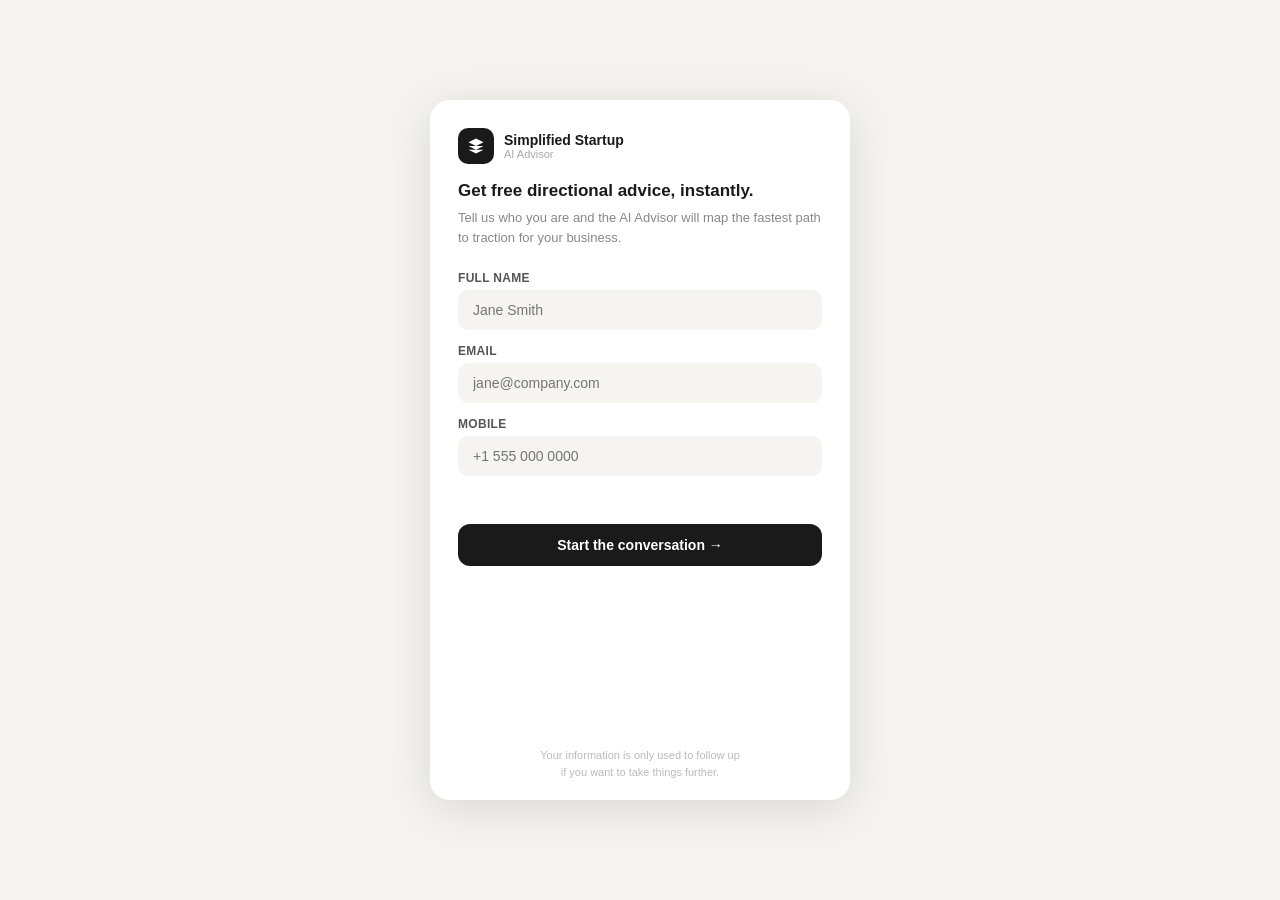
<file: index.html>
<!DOCTYPE html>
<html lang="en">
<head>
<meta charset="UTF-8">
<script>
  !function(t,e){var o,n,p,r;e.__SV||(window.posthog=e,e._i=[],e.init=function(i,s,a){function g(t,e){var o=e.split(".");2==o.length&&(t=t[o[0]],e=o[1]),t[e]=function(){t.push([e].concat(Array.prototype.slice.call(arguments,0)))}}(p=t.createElement("script")).type="text/javascript",p.crossOrigin="anonymous",p.async=!0,p.src=s.api_host.replace(".i.posthog.com","-assets.i.posthog.com")+"/static/array.js",(r=t.getElementsByTagName("script")[0]).parentNode.insertBefore(p,r);var u=e;for(void 0!==a?u=e[a]=[]:a="posthog",u.people=u.people||[],u.toString=function(t){var e="posthog";return"posthog"!==a&&(e+="."+a),t||(e+=" (stub)"),e},u.people.toString=function(){return u.toString(1)+" (stub)"},o="init me ws ys ps bs capture register register_once register_for_session unregister unregister_for_session getFeatureFlag getFeatureFlagPayload isFeatureEnabled reloadFeatureFlags updateEarlyAccessFeatureEnrollment getEarlyAccessFeatures on onFeatureFlags onSessionId getSurveys getActiveMatchingSurveys renderSurvey canRenderSurvey identify setPersonProperties group resetGroups setPersonPropertiesForFlags resetPersonPropertiesForFlags setGroupPropertiesForFlags resetGroupPropertiesForFlags reset get_distinct_id getGroups get_session_id get_session_replay_url alias set_config startSessionRecording stopSessionRecording sessionRecordingStarted captureException loadToolbar get_property getSessionProperty createPersonProfile opt_in_capturing opt_out_capturing has_opted_in_capturing has_opted_out_capturing clear_opt_in_out_capturing debug".split(" "),n=0;n<o.length;n++)g(u,o[n]);e._i.push([i,s,a])},e.__SV=1)}(document,window.posthog||([]));
  posthog.init('phc_nni4v6U7kQNj4QDK8N5rEC36tU8rsjcNNY6p8UMSXJEu', {
    api_host: 'https://us.i.posthog.com',
    person_profiles: 'identified_only',
    autocapture: false,
  });
</script>
<meta name="viewport" content="width=device-width, initial-scale=1.0">
<title>Simplified Startup — AI Advisor</title>
<style>
*{box-sizing:border-box;margin:0;padding:0}
body{font-family:-apple-system,BlinkMacSystemFont,'Segoe UI',sans-serif;background:#f5f4f0;display:flex;align-items:center;justify-content:center;min-height:100vh}
.widget{width:420px;height:700px;background:#fff;border-radius:20px;box-shadow:0 8px 48px rgba(0,0,0,.12);display:flex;flex-direction:column;overflow:hidden;position:relative}
.header{padding:18px 20px 16px;border-bottom:1px solid #efefed;display:flex;align-items:center;gap:12px}
.logo{width:36px;height:36px;background:#1a1a1a;border-radius:10px;display:flex;align-items:center;justify-content:center;flex-shrink:0}
.logo svg{width:18px;height:18px;fill:#fff}
.header-text h2{font-size:15px;font-weight:600;color:#1a1a1a;line-height:1.2}
.header-text p{font-size:12px;color:#888;margin-top:2px}
.reset-btn{margin-left:auto;background:none;border:none;cursor:pointer;color:#bbb;padding:4px;border-radius:6px;display:flex;align-items:center;justify-content:center}
.reset-btn:hover{color:#888;background:#f5f5f5}
.disclosure{background:#fafaf8;border-bottom:1px solid #efefed;padding:8px 20px;display:flex;gap:14px;flex-wrap:wrap}
.disclosure span{font-size:10.5px;color:#aaa;display:flex;align-items:center;gap:4px}
.disclosure span::before{content:'·';color:#ccc}
.messages{flex:1;overflow-y:auto;padding:20px;display:flex;flex-direction:column;gap:12px;scroll-behavior:smooth}
.messages::-webkit-scrollbar{width:3px}
.messages::-webkit-scrollbar-thumb{background:#e0e0e0;border-radius:3px}
.msg-bot{align-self:flex-start;max-width:88%}
.msg-user{align-self:flex-end;max-width:82%}
.bubble-bot{background:#f5f4f0;color:#1a1a1a;padding:11px 14px;border-radius:4px 16px 16px 16px;font-size:14px;line-height:1.55;white-space:pre-wrap}
.bubble-user{background:#1a1a1a;color:#fff;padding:11px 14px;border-radius:16px 16px 4px 16px;font-size:14px;line-height:1.55}
.typing{align-self:flex-start;background:#f5f4f0;padding:12px 16px;border-radius:4px 16px 16px 16px;display:flex;gap:5px;align-items:center}
.typing span{width:6px;height:6px;border-radius:50%;background:#bbb;animation:bounce 1.1s infinite}
.typing span:nth-child(2){animation-delay:.18s}
.typing span:nth-child(3){animation-delay:.36s}
@keyframes bounce{0%,60%,100%{transform:translateY(0)}30%{transform:translateY(-5px);background:#888}}
.quick-replies{display:flex;flex-direction:column;gap:7px;margin-top:4px}
.qr-btn{background:#fff;border:1px solid #e8e8e4;color:#333;padding:9px 14px;border-radius:10px;font-size:13px;text-align:left;cursor:pointer;transition:all .15s;line-height:1.4}
.qr-btn:hover{background:#f5f4f0;border-color:#ccc}
.cta-card{background:#1a1a1a;color:#fff;padding:14px 16px;border-radius:12px;margin-top:4px}
.cta-card p{font-size:13px;line-height:1.5;margin-bottom:10px;color:#ccc}
.cta-btn{display:block;background:#fff;color:#1a1a1a;text-decoration:none;text-align:center;padding:10px;border-radius:8px;font-size:13px;font-weight:600;transition:opacity .15s}
.cta-btn:hover{opacity:.85}
.input-area{padding:14px 16px;border-top:1px solid #efefed;display:flex;gap:10px;align-items:center}
.input-area input{flex:1;background:#f5f4f0;border:none;border-radius:10px;padding:10px 14px;font-size:14px;color:#1a1a1a;outline:none}
.input-area input::placeholder{color:#aaa}
.send-btn{background:#1a1a1a;border:none;border-radius:10px;width:38px;height:38px;display:flex;align-items:center;justify-content:center;cursor:pointer;flex-shrink:0;transition:opacity .15s}
.send-btn:hover{opacity:.8}
.send-btn:disabled{opacity:.3;cursor:not-allowed}
.send-btn svg{width:16px;height:16px;fill:#fff}
.footer{padding:8px 20px 12px;text-align:center}
.footer p{font-size:11px;color:#bbb;line-height:1.4}
.footer a{color:#bbb}

/* Lead capture gate */
.lead-gate{position:absolute;inset:0;background:#fff;border-radius:20px;display:flex;flex-direction:column;z-index:10}
.lead-gate-header{padding:28px 28px 0}
.lead-gate-header h2{font-size:17px;font-weight:700;color:#1a1a1a;line-height:1.3}
.lead-gate-header p{font-size:13px;color:#888;margin-top:6px;line-height:1.5}
.lead-gate-body{padding:24px 28px;display:flex;flex-direction:column;gap:14px;flex:1}
.lead-field{display:flex;flex-direction:column;gap:5px}
.lead-field label{font-size:12px;font-weight:600;color:#555;letter-spacing:.3px}
.lead-field input{background:#f5f4f0;border:1.5px solid transparent;border-radius:10px;padding:11px 14px;font-size:14px;color:#1a1a1a;outline:none;transition:border-color .15s}
.lead-field input:focus{border-color:#1a1a1a}
.lead-field input.error{border-color:#e74c3c}
.lead-submit{background:#1a1a1a;color:#fff;border:none;border-radius:12px;padding:13px;font-size:14px;font-weight:600;cursor:pointer;transition:opacity .15s;margin-top:4px}
.lead-submit:hover{opacity:.85}
.lead-submit:disabled{opacity:.4;cursor:not-allowed}
.lead-error{font-size:12px;color:#e74c3c;min-height:16px}
.lead-gate-footer{padding:0 28px 20px;text-align:center}
.lead-gate-footer p{font-size:11px;color:#bbb;line-height:1.5}
</style>
</head>
<body>
<div class="widget">

  <!-- Lead capture gate (shown first) -->
  <div class="lead-gate" id="leadGate">
    <div class="lead-gate-header">
      <div style="display:flex;align-items:center;gap:10px;margin-bottom:16px">
        <div class="logo"><svg viewBox="0 0 24 24"><path d="M12 2L2 7l10 5 10-5-10-5zM2 17l10 5 10-5M2 12l10 5 10-5"/></svg></div>
        <div>
          <div style="font-size:14px;font-weight:700;color:#1a1a1a">Simplified Startup</div>
          <div style="font-size:11px;color:#aaa">AI Advisor</div>
        </div>
      </div>
      <h2>Get free directional advice, instantly.</h2>
      <p>Tell us who you are and the AI Advisor will map the fastest path to traction for your business.</p>
    </div>
    <div class="lead-gate-body">
      <div class="lead-field">
        <label>FULL NAME</label>
        <input type="text" id="leadName" placeholder="Jane Smith" autocomplete="name" />
      </div>
      <div class="lead-field">
        <label>EMAIL</label>
        <input type="email" id="leadEmail" placeholder="jane@company.com" autocomplete="email" />
      </div>
      <div class="lead-field">
        <label>MOBILE</label>
        <input type="tel" id="leadMobile" placeholder="+1 555 000 0000" autocomplete="tel" />
      </div>
      <div class="lead-error" id="leadError"></div>
      <button class="lead-submit" id="leadSubmit" onclick="submitLead()">Start the conversation →</button>
    </div>
    <div class="lead-gate-footer">
      <p>Your information is only used to follow up<br>if you want to take things further.</p>
    </div>
  </div>

  <!-- Chat widget (shown after lead captured) -->
  <div class="header">
    <div class="logo">
      <svg viewBox="0 0 24 24"><path d="M12 2L2 7l10 5 10-5-10-5zM2 17l10 5 10-5M2 12l10 5 10-5"/></svg>
    </div>
    <div class="header-text">
      <h2>Simplified Startup</h2>
      <p>AI Advisor · directional advice, instantly</p>
    </div>
    <button class="reset-btn" onclick="resetChat()" title="Start over">
      <svg width="16" height="16" fill="none" stroke="currentColor" stroke-width="2" viewBox="0 0 24 24"><path d="M3 12a9 9 0 1 0 9-9 9.75 9.75 0 0 0-6.74 2.74L3 8"/><path d="M3 3v5h5"/></svg>
    </button>
  </div>
  <div class="disclosure">
    <span>Automated assistant</span>
    <span>Conversations may be reviewed</span>
    <span>General guidance only</span>
  </div>
  <div class="messages" id="messages"></div>
  <div class="input-area">
    <input type="text" id="msgInput" placeholder="Type what's going on..." disabled />
    <button class="send-btn" id="sendBtn" disabled onclick="sendMessage()">
      <svg viewBox="0 0 24 24"><path d="M22 2L11 13M22 2L15 22l-4-9-9-4 20-7z"/></svg>
    </button>
  </div>
  <div class="footer"><p>Answers come from Simplified Startup's published information.<br>Nothing here is a quote. <a href="https://simplified-startup-ui.vercel.app" target="_blank">simplifiedstartup.com</a></p></div>
</div>

<script>
const BASE = 'https://web-production-7ca43100.up.railway.app';
let sid = null;
let chipRow = null;
let turnNumber = 0;

const msgs = document.getElementById('messages');
const input = document.getElementById('msgInput');
const sendBtn = document.getElementById('sendBtn');
const leadGate = document.getElementById('leadGate');

const OPENING_CHIPS = [
  "I have an idea but have no idea where to begin",
  "We get traffic but almost none of it converts",
  "Our marketing is running but not bringing in leads",
  "I need to launch something in the next few months",
  "There are repetitive tasks I want to automate",
  "I honestly don't know what to tackle first",
];

function track(event, props) {
  try { if (window.posthog) posthog.capture(event, props || {}); } catch(e) {}
}

// ── Lead gate ─────────────────────────────────────────────────────────────────
async function submitLead() {
  const name = document.getElementById('leadName').value.trim();
  const email = document.getElementById('leadEmail').value.trim();
  const mobile = document.getElementById('leadMobile').value.trim();
  const errorEl = document.getElementById('leadError');
  const submitBtn = document.getElementById('leadSubmit');

  // Validation
  errorEl.textContent = '';
  if (!name) { errorEl.textContent = 'Please enter your name.'; return; }
  if (!email || !/^[^\s@]+@[^\s@]+\.[^\s@]+$/.test(email)) { errorEl.textContent = 'Please enter a valid email.'; return; }
  if (!mobile) { errorEl.textContent = 'Please enter your mobile number.'; return; }

  submitBtn.disabled = true;
  submitBtn.textContent = 'Saving...';

  try {
    // Start chat session first to get session_id
    const startRes = await fetch(BASE + '/conversation/start', { method: 'POST' });
    const startData = await startRes.json();
    sid = startData.session_id;

    // Save lead to Notion
    await fetch(BASE + '/lead', {
      method: 'POST',
      headers: { 'Content-Type': 'application/json' },
      body: JSON.stringify({ name, email, mobile, session_id: sid })
    });

    track('lead_captured', { has_name: true, has_email: true, has_mobile: true });

    // Hide gate, show chat
    leadGate.style.display = 'none';
    addBot(startData.message);
    track('chat_opened', { page: location.pathname });
    showChips(OPENING_CHIPS);
    setInput(true);
    input.addEventListener('keydown', e => { if (e.key === 'Enter' && !sendBtn.disabled) sendMessage(); });

  } catch(e) {
    errorEl.textContent = 'Something went wrong. Please try again.';
    submitBtn.disabled = false;
    submitBtn.textContent = 'Start the conversation →';
  }
}

// Allow Enter key on lead form fields
['leadName','leadEmail','leadMobile'].forEach(id => {
  document.getElementById(id).addEventListener('keydown', e => {
    if (e.key === 'Enter') submitLead();
  });
});

// ── Chat ──────────────────────────────────────────────────────────────────────
function addBot(text, showCTA) {
  const wrap = document.createElement('div');
  wrap.className = 'msg-bot';
  const bubble = document.createElement('div');
  bubble.className = 'bubble-bot';
  bubble.textContent = text;
  wrap.appendChild(bubble);
  if (showCTA) {
    const card = document.createElement('div');
    card.className = 'cta-card';
    card.innerHTML = `<p>Book a free 30-minute strategy call — you'll leave with a written plan either way.</p><a class="cta-btn" href="https://simplified-startup-ui.vercel.app/#book" target="_blank" onclick="track('cta_clicked', {location: 'chat'})">Book a free strategy call →</a>`;
    wrap.appendChild(card);
  }
  msgs.appendChild(wrap);
  msgs.scrollTop = msgs.scrollHeight;
}

function addUser(text) {
  const wrap = document.createElement('div');
  wrap.className = 'msg-user';
  wrap.innerHTML = `<div class="bubble-user"></div>`;
  wrap.querySelector('.bubble-user').textContent = text;
  msgs.appendChild(wrap);
  msgs.scrollTop = msgs.scrollHeight;
}

function showTyping() {
  const t = document.createElement('div');
  t.className = 'typing'; t.id = 'typing';
  t.innerHTML = '<span></span><span></span><span></span>';
  msgs.appendChild(t); msgs.scrollTop = msgs.scrollHeight;
}

function removeTyping() {
  const t = document.getElementById('typing');
  if (t) t.remove();
}

function clearChips() {
  if (chipRow) { chipRow.remove(); chipRow = null; }
}

function showChips(chips) {
  clearChips();
  if (!Array.isArray(chips) || !chips.length) return;
  const wrap = document.createElement('div');
  wrap.className = 'msg-bot';
  const row = document.createElement('div');
  row.className = 'quick-replies';
  chips.slice(0, 6).forEach(text => {
    const btn = document.createElement('button');
    btn.className = 'qr-btn';
    btn.textContent = text;
    btn.onclick = () => { clearChips(); handleSend(text); };
    row.appendChild(btn);
  });
  const escape = document.createElement('button');
  escape.className = 'qr-btn';
  escape.textContent = 'Something else — let me type it';
  escape.style.opacity = '0.6';
  escape.style.fontStyle = 'italic';
  escape.onclick = () => { clearChips(); input.focus(); };
  row.appendChild(escape);
  wrap.appendChild(row);
  msgs.appendChild(wrap);
  chipRow = wrap;
  msgs.scrollTop = msgs.scrollHeight;
}

function setInput(enabled) {
  input.disabled = !enabled;
  sendBtn.disabled = !enabled;
  if (enabled) input.focus();
}

async function handleSend(text) {
  if (!text.trim() || !sid) return;
  clearChips();
  input.value = '';
  setInput(false);
  addUser(text);
  showTyping();
  turnNumber++;
  track('message_sent', { turn: turnNumber, session_id: sid });
  try {
    const res = await fetch(BASE + '/conversation/message', {
      method: 'POST',
      headers: { 'Content-Type': 'application/json' },
      body: JSON.stringify({ session_id: sid, message: text })
    });
    const data = await res.json();
    removeTyping();
    const hasCTA = data.message.toLowerCase().includes('/#book') || data.message.toLowerCase().includes('strategy call');
    const cleanMsg = data.message.replace(/https?:\/\/simplified-startup-ui\.vercel\.app\/#book/g, '').replace(/simplified-startup-ui\.vercel\.app\/#book/g, '').trim();
    addBot(cleanMsg, hasCTA);
    showChips(data.chips);
  } catch(e) {
    removeTyping();
    addBot("Something went wrong. Please try again.");
  }
  setInput(true);
}

function sendMessage() {
  handleSend(input.value.trim());
}

function resetChat() {
  clearChips();
  msgs.innerHTML = '';
  sid = null;
  setInput(false);
  leadGate.style.display = 'flex';
}
</script>
</body>
</html>
</file>
